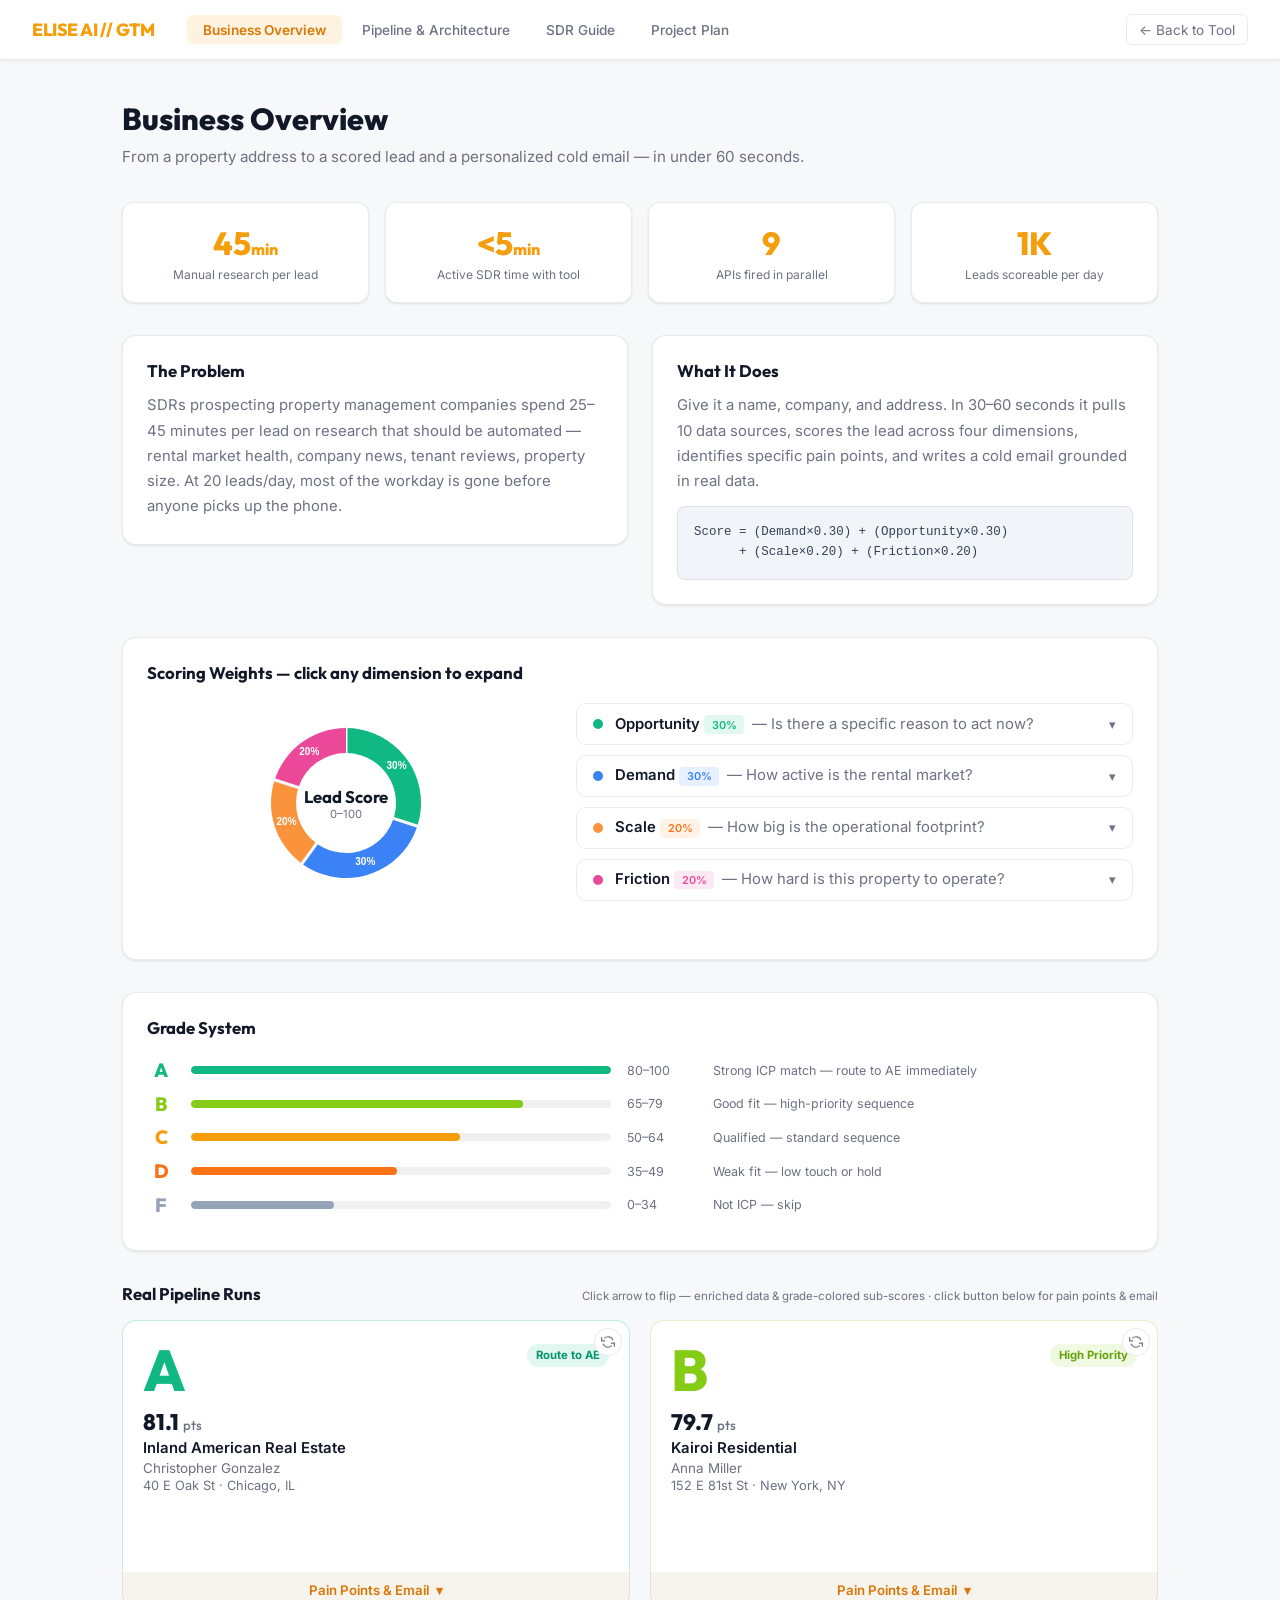
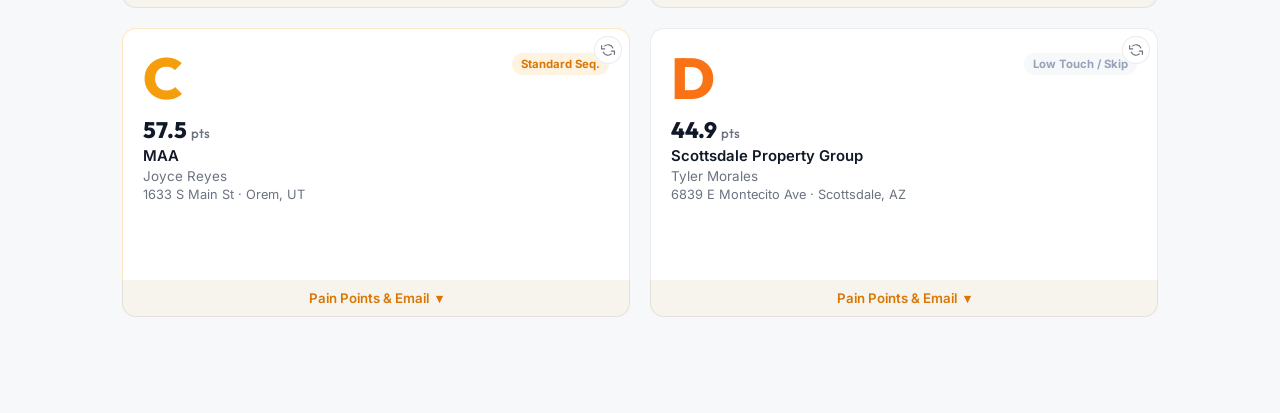
<file: frontend/docs.html>
<!DOCTYPE html>
<html lang="en">
<head>
  <meta charset="UTF-8">
  <meta name="viewport" content="width=device-width, initial-scale=1.0">
  <title>EliseAI GTM | Documentation</title>
  <link rel="preconnect" href="https://fonts.googleapis.com">
  <link rel="stylesheet" href="https://fonts.googleapis.com/css2?family=Inter:wght@300;400;600;700&family=Outfit:wght@400;600;800&display=swap">
  <style>
    :root {
      --primary: #f59e0b;
      --bg: #f7f8fa;
      --bg-card: #ffffff;
      --text-main: #111827;
      --text-muted: #6b7280;
      --border: rgba(0,0,0,0.08);
      --border-hover: rgba(245,158,11,0.35);
      --shadow: 0 1px 3px rgba(0,0,0,0.06), 0 1px 2px rgba(0,0,0,0.04);
      --shadow-md: 0 4px 12px rgba(0,0,0,0.08);
    }
    * { margin: 0; padding: 0; box-sizing: border-box; }
    body { font-family: 'Inter', sans-serif; background: var(--bg); color: var(--text-main); min-height: 100vh; }

    header {
      position: sticky; top: 0; z-index: 100;
      background: #fff; border-bottom: 1px solid var(--border);
      padding: 0 2rem; display: flex; align-items: center; gap: 2rem; height: 60px;
      box-shadow: 0 1px 4px rgba(0,0,0,0.05);
    }
    .logo {
      font-family: 'Outfit', sans-serif; font-size: 1.1rem; font-weight: 800;
      color: #f59e0b; white-space: nowrap; letter-spacing: -0.02em;
    }
    .tab-nav { display: flex; gap: 0.25rem; flex: 1; }
    .tab-btn {
      padding: 0.4rem 1rem; border: none; border-radius: 6px;
      background: transparent; color: var(--text-muted);
      font-family: 'Inter', sans-serif; font-size: 0.85rem; font-weight: 500;
      cursor: pointer; transition: all 0.2s;
    }
    .tab-btn:hover { background: rgba(245,158,11,0.08); color: var(--text-main); }
    .tab-btn.active { background: rgba(245,158,11,0.12); color: #d97706; font-weight: 600; }
    .back-btn {
      text-decoration: none; color: var(--text-muted); font-size: 0.85rem;
      padding: 0.4rem 0.75rem; border: 1px solid var(--border);
      border-radius: 6px; transition: all 0.2s; white-space: nowrap;
    }
    .back-btn:hover { color: var(--text-main); border-color: var(--primary); }

    .doc-section { display: none; padding: 2.5rem 2rem 4rem; max-width: 1100px; margin: 0 auto; }
    .doc-section.active { display: block; animation: fadeIn 0.3s ease; }
    @keyframes fadeIn { from { opacity: 0; transform: translateY(8px); } to { opacity: 1; transform: translateY(0); } }

    .card {
      background: var(--bg-card); border: 1px solid var(--border);
      border-radius: 14px; padding: 1.5rem; box-shadow: var(--shadow);
      transition: border-color 0.2s, box-shadow 0.2s;
    }
    .card:hover { border-color: rgba(245,158,11,0.2); box-shadow: var(--shadow-md); }
    .section-title { font-family: 'Outfit', sans-serif; font-size: 1.9rem; font-weight: 800; margin-bottom: 0.4rem; }
    .section-subtitle { color: var(--text-muted); font-size: 0.95rem; margin-bottom: 2rem; }
    h3 { font-family: 'Outfit', sans-serif; font-size: 1.05rem; font-weight: 700; margin-bottom: 0.75rem; }
    p { color: var(--text-muted); line-height: 1.7; font-size: 0.93rem; }

    .stat-row { display: grid; grid-template-columns: repeat(4, 1fr); gap: 1rem; margin-bottom: 2rem; }
    .stat-card {
      background: var(--bg-card); border: 1px solid var(--border); border-radius: 12px;
      padding: 1.25rem; text-align: center; box-shadow: var(--shadow); transition: all 0.2s;
    }
    .stat-card:hover { transform: translateY(-2px); box-shadow: var(--shadow-md); }
    .stat-num { font-family: 'Outfit', sans-serif; font-size: 2rem; font-weight: 800; color: #f59e0b; }
    .stat-label { color: var(--text-muted); font-size: 0.75rem; margin-top: 0.25rem; }

    .two-col { display: grid; grid-template-columns: 1fr 1fr; gap: 1.5rem; margin-bottom: 1.5rem; align-items: start; }
    .three-col { display: grid; grid-template-columns: repeat(3, 1fr); gap: 1rem; align-items: start; }

    .score-grid { display: grid; grid-template-columns: 1fr 1.4fr; gap: 2rem; align-items: start; margin-bottom: 2rem; }
    .donut-wrap { position: relative; width: 200px; height: 200px; margin: 0 auto; }
    .donut-label { position: absolute; top: 50%; left: 50%; transform: translate(-50%,-50%); text-align: center; pointer-events: none; }
    .donut-label-main { font-family: 'Outfit', sans-serif; font-size: 1.05rem; font-weight: 700; }
    .donut-label-sub { font-size: 0.7rem; color: var(--text-muted); }

    .score-legend { display: flex; flex-direction: column; gap: 0.6rem; }
    .legend-item {
      display: flex; align-items: center; gap: 0.75rem;
      padding: 0.65rem 1rem; border-radius: 10px;
      border: 1px solid var(--border); cursor: pointer; transition: all 0.2s;
    }
    .legend-item:hover { border-color: var(--border-hover); background: rgba(245,158,11,0.04); }
    .legend-dot { width: 10px; height: 10px; border-radius: 50%; flex-shrink: 0; }
    .legend-name { font-weight: 600; font-size: 0.93rem; }
    .legend-pct { margin-left: auto; font-size: 0.8rem; color: var(--text-muted); }
    .legend-detail {
      display: none; margin-top: 0.5rem; padding-top: 0.5rem;
      border-top: 1px solid var(--border); font-size: 0.83rem; color: var(--text-muted); line-height: 1.6;
    }
    .legend-item.expanded .legend-detail { display: block; }

    .grade-bar { display: flex; align-items: center; gap: 1rem; margin-bottom: 0.6rem; }
    .grade-letter { font-family: 'Outfit', sans-serif; font-size: 1.2rem; font-weight: 800; width: 28px; text-align: center; }
    .grade-track { flex: 1; height: 8px; border-radius: 4px; background: rgba(0,0,0,0.06); overflow: hidden; }
    .grade-fill { height: 100%; border-radius: 4px; transition: width 1.2s cubic-bezier(.22,1,.36,1); width: 0; }
    .grade-range { font-size: 0.78rem; color: var(--text-muted); width: 70px; }
    .grade-action { font-size: 0.78rem; color: var(--text-muted); flex: 1; }

    .pipeline-flow { display: flex; flex-direction: column; gap: 0; margin-bottom: 2rem; }
    .pipe-step {
      display: flex; align-items: flex-start; gap: 1rem;
      padding: 1rem 1.25rem; border-radius: 10px;
      border: 1px solid var(--border); background: var(--bg-card);
      cursor: pointer; transition: all 0.2s; box-shadow: var(--shadow);
    }
    .pipe-step:hover, .pipe-step.open { border-color: var(--border-hover); }
    .pipe-connector { width: 2px; height: 14px; background: linear-gradient(to bottom, #f59e0b, transparent); margin: 0 auto; opacity: 0.3; }
    .pipe-num {
      width: 30px; height: 30px; border-radius: 50%; flex-shrink: 0;
      background: #f59e0b; color: #fff;
      display: flex; align-items: center; justify-content: center; font-size: 0.78rem; font-weight: 700;
    }
    .pipe-body { flex: 1; }
    .pipe-title { font-weight: 600; font-size: 0.93rem; margin-bottom: 0.15rem; }
    .pipe-sub { font-size: 0.81rem; color: var(--text-muted); }
    .pipe-detail { display: none; margin-top: 0.65rem; padding-top: 0.65rem; border-top: 1px solid var(--border); font-size: 0.83rem; color: var(--text-muted); line-height: 1.7; }
    .pipe-step.open .pipe-detail { display: block; }
    .pipe-arrow { color: var(--text-muted); font-size: 0.7rem; transition: transform 0.2s; align-self: center; }
    .pipe-step.open .pipe-arrow { transform: rotate(180deg); }

    .api-grid { display: grid; grid-template-columns: repeat(3, 1fr); gap: 0.75rem; margin-bottom: 2rem; }
    .api-card {
      background: var(--bg-card); border: 1px solid var(--border);
      border-radius: 10px; padding: 1rem; cursor: pointer;
      transition: all 0.2s; position: relative; overflow: hidden; box-shadow: var(--shadow);
    }
    .api-card:hover { border-color: var(--border-hover); transform: translateY(-2px); box-shadow: var(--shadow-md); }
    .api-card::before {
      content: ''; position: absolute; top: 0; left: 0; right: 0; height: 2px;
      background: linear-gradient(90deg, #f59e0b, #c084fc);
      transform: scaleX(0); transform-origin: left; transition: transform 0.3s;
    }
    .api-card:hover::before { transform: scaleX(1); }
    .api-name { font-weight: 600; font-size: 0.91rem; margin-bottom: 0.3rem; }
    .api-badge { display: inline-block; font-size: 0.65rem; padding: 0.15rem 0.4rem; border-radius: 4px; margin-bottom: 0.4rem; font-weight: 600; }
    .badge-free { background: rgba(16,185,129,0.12); color: #059669; }
    .badge-paid { background: rgba(245,158,11,0.12); color: #d97706; }
    .badge-alt  { background: rgba(99,102,241,0.12); color: #6366f1; }
    .api-desc { font-size: 0.81rem; color: var(--text-muted); line-height: 1.5; }
    .api-detail { display: none; margin-top: 0.6rem; padding-top: 0.6rem; border-top: 1px solid var(--border); font-size: 0.78rem; color: var(--text-muted); line-height: 1.5; }
    .api-card.open .api-detail { display: block; }

    .batch-timeline { background: var(--bg-card); border: 1px solid var(--border); border-radius: 14px; padding: 1.5rem; margin-bottom: 2rem; box-shadow: var(--shadow); }
    .batch-row { display: flex; align-items: center; gap: 0; margin-bottom: 0.4rem; }
    .batch-label { width: 120px; font-size: 0.75rem; color: var(--text-muted); flex-shrink: 0; text-align: right; padding-right: 0.75rem; }
    .batch-track { flex: 1; height: 20px; border-radius: 4px; background: rgba(0,0,0,0.04); position: relative; overflow: hidden; }
    .batch-block { position: absolute; height: 100%; border-radius: 4px; display: flex; align-items: center; justify-content: center; font-size: 0.65rem; font-weight: 600; white-space: nowrap; transition: width 1.5s cubic-bezier(.22,1,.36,1); }
    .block-pipeline { background: linear-gradient(90deg, #f59e0b, #fbbf24); color: #fff; }
    .block-pause { background: rgba(245,158,11,0.12); color: #d97706; border: 1px solid rgba(245,158,11,0.2); }
    .batch-day-stat { text-align: center; margin-top: 1.25rem; }
    .batch-day-num { font-family: 'Outfit', sans-serif; font-size: 2.2rem; font-weight: 800; color: #f59e0b; }

    .outreach-box { background: var(--bg-card); border: 1px solid var(--border); border-radius: 14px; padding: 1.5rem; margin-bottom: 1.5rem; box-shadow: var(--shadow); }
    .hours-track { display: flex; gap: 0.25rem; margin-bottom: 0.5rem; }
    .hour-block {
      flex: 1; height: 40px; border-radius: 6px;
      background: rgba(245,158,11,0.1); border: 1px solid rgba(245,158,11,0.2);
      display: flex; flex-direction: column; align-items: center; justify-content: center;
      font-size: 0.62rem; color: #d97706; transition: all 0.2s;
    }
    .hour-block .hr-label { font-weight: 600; }
    .hour-block .hr-sends { color: var(--text-muted); font-size: 0.58rem; }
    .hour-block.off { background: rgba(0,0,0,0.03); border-color: var(--border); color: var(--text-muted); }

    .steps-grid { display: flex; flex-direction: column; gap: 0.6rem; margin-bottom: 2rem; }
    .step-card { display: flex; gap: 1rem; padding: 1rem 1.25rem; background: var(--bg-card); border: 1px solid var(--border); border-radius: 10px; cursor: pointer; transition: all 0.2s; box-shadow: var(--shadow); }
    .step-card:hover { border-color: rgba(16,185,129,0.3); box-shadow: var(--shadow-md); }
    .step-num { width: 34px; height: 34px; border-radius: 50%; flex-shrink: 0; background: #10b981; color: #fff; display: flex; align-items: center; justify-content: center; font-weight: 700; font-size: 0.82rem; }
    .step-body { flex: 1; }
    .step-title { font-weight: 600; font-size: 0.93rem; margin-bottom: 0.15rem; }
    .step-sub { font-size: 0.81rem; color: var(--text-muted); }
    .step-detail { display: none; margin-top: 0.65rem; padding-top: 0.65rem; border-top: 1px solid var(--border); font-size: 0.83rem; color: var(--text-muted); line-height: 1.7; }
    .step-card.open .step-detail { display: block; }
    .step-arrow { color: var(--text-muted); font-size: 0.7rem; align-self: center; transition: transform 0.2s; }
    .step-card.open .step-arrow { transform: rotate(180deg); }

    pre { background: #f1f5f9; border: 1px solid var(--border); border-radius: 8px; padding: 1rem; font-family: 'Courier New', monospace; font-size: 0.78rem; color: #334155; overflow-x: auto; margin-top: 0.5rem; line-height: 1.6; }
    code { font-family: 'Courier New', monospace; font-size: 0.82rem; color: #334155; }

    .tag { display: inline-block; font-size: 0.68rem; padding: 0.15rem 0.45rem; border-radius: 4px; margin-right: 0.25rem; font-weight: 600; }
    .tag-demand { background: rgba(59,130,246,0.12); color: #3b82f6; }
    .tag-opp    { background: rgba(16,185,129,0.12); color: #10b981; }
    .tag-scale  { background: rgba(251,146,60,0.12); color: #f97316; }
    .tag-fric   { background: rgba(236,72,153,0.12); color: #ec4899; }

    .trouble-table { width: 100%; border-collapse: collapse; font-size: 0.82rem; }
    .trouble-table th { text-align: left; padding: 0.6rem 1rem; color: var(--text-muted); font-weight: 600; border-bottom: 1px solid var(--border); font-size: 0.72rem; text-transform: uppercase; letter-spacing: 0.04em; }
    .trouble-table td { padding: 0.7rem 1rem; border-bottom: 1px solid rgba(0,0,0,0.04); vertical-align: top; color: var(--text-muted); }
    .trouble-table td:first-child { color: var(--text-main); font-weight: 500; }
    .trouble-table tr:hover td { background: rgba(245,158,11,0.04); }

    /* ── CASE CARDS — layered reveal ── */
    .case-grid { display: grid; grid-template-columns: 1fr 1fr; gap: 1.25rem; margin-bottom: 2rem; align-items: start; }
    .case-card { background: var(--bg-card); border-radius: 14px; overflow: hidden; border: 1px solid var(--border); box-shadow: var(--shadow); transition: all 0.2s; }
    .case-card.open { border-color: var(--border-hover); box-shadow: var(--shadow-md); }
    .case-header { display: flex; align-items: center; gap: 1rem; padding: 1rem 1.25rem; cursor: pointer; transition: background 0.2s; border-bottom: 1px solid transparent; }
    .case-card.open .case-header { border-bottom-color: var(--border); background: rgba(245,158,11,0.02); }
    .case-header:hover { background: rgba(0,0,0,0.02); }
    .case-grade { font-family: 'Outfit', sans-serif; font-size: 2rem; font-weight: 800; line-height: 1; flex-shrink: 0; }
    .case-meta { flex: 1; min-width: 0; }
    .case-score { font-family: 'Outfit', sans-serif; font-size: 0.9rem; font-weight: 700; }
    .case-company { font-size: 0.8rem; font-weight: 600; margin-top: 0.1rem; white-space: nowrap; overflow: hidden; text-overflow: ellipsis; }
    .case-location { font-size: 0.7rem; color: var(--text-muted); }
    .case-action-badge { font-size: 0.65rem; font-weight: 700; padding: 0.25rem 0.55rem; border-radius: 20px; flex-shrink: 0; line-height: 1.3; text-align: center; }
    .case-chevron { color: var(--text-muted); font-size: 0.7rem; transition: transform 0.2s; flex-shrink: 0; }
    .case-card.open .case-chevron { transform: rotate(180deg); }

    .case-layer-1 { display: none; padding: 1rem 1.25rem; }
    .case-card.open .case-layer-1 { display: block; }
    .case-layer-2 { display: none; padding: 1rem 1.25rem; border-top: 1px solid var(--border); }
    .case-card.email-open .case-layer-2 { display: block; }

    .pill-row { display: flex; flex-wrap: wrap; gap: 0.35rem; margin-bottom: 0.9rem; }
    .pill { display: flex; align-items: center; padding: 0.18rem 0.5rem; border-radius: 20px; font-size: 0.68rem; font-weight: 600; border: 1px solid transparent; }
    .pill-good  { background: rgba(16,185,129,0.1);  border-color: rgba(16,185,129,0.2);  color: #059669; }
    .pill-warn  { background: rgba(245,158,11,0.1);  border-color: rgba(245,158,11,0.2);  color: #d97706; }
    .pill-info  { background: rgba(59,130,246,0.1);  border-color: rgba(59,130,246,0.2);  color: #2563eb; }
    .pill-muted { background: rgba(0,0,0,0.04);      border-color: rgba(0,0,0,0.08);       color: var(--text-muted); }
    .pill-bad   { background: rgba(239,68,68,0.1);   border-color: rgba(239,68,68,0.2);   color: #dc2626; }

    .subscore-row { display: flex; flex-direction: column; gap: 0.3rem; margin-bottom: 0.85rem; }
    .subscore-line { display: flex; align-items: center; gap: 0.6rem; }
    .subscore-name { font-size: 0.68rem; color: var(--text-muted); width: 72px; flex-shrink: 0; }
    .subscore-track { flex: 1; height: 5px; border-radius: 3px; background: rgba(0,0,0,0.06); overflow: hidden; }
    .subscore-fill { height: 100%; border-radius: 3px; width: 0; transition: none; }
    .subscore-val { font-size: 0.68rem; font-weight: 600; width: 28px; text-align: right; flex-shrink: 0; }

    .case-summary { font-size: 0.78rem; color: var(--text-muted); line-height: 1.5; margin-bottom: 0.9rem; font-style: italic; }

    .case-email-toggle {
      width: 100%; padding: 0.5rem; background: rgba(245,158,11,0.06);
      border: 1px solid rgba(245,158,11,0.15); border-radius: 8px;
      color: #d97706; font-size: 0.75rem; font-weight: 600; cursor: pointer;
      transition: all 0.2s; display: flex; align-items: center; justify-content: center; gap: 0.4rem;
      font-family: 'Inter', sans-serif;
    }
    .case-email-toggle:hover { background: rgba(245,158,11,0.1); border-color: rgba(245,158,11,0.3); }
    .email-arrow { transition: transform 0.2s; display: inline-block; }
    .case-card.email-open .email-arrow { transform: rotate(180deg); }

    .pain-list { display: flex; flex-direction: column; gap: 0.4rem; margin-bottom: 0.9rem; }
    .pain-item { display: flex; gap: 0.4rem; align-items: flex-start; font-size: 0.75rem; line-height: 1.5; color: var(--text-muted); }
    .pain-sev { font-size: 0.58rem; font-weight: 700; padding: 0.12rem 0.35rem; border-radius: 3px; flex-shrink: 0; margin-top: 0.15rem; }
    .sev-high   { background: rgba(239,68,68,0.12); color: #dc2626; }
    .sev-medium { background: rgba(245,158,11,0.12); color: #d97706; }

    .email-preview { background: #f8fafc; border: 1px solid var(--border); border-radius: 10px; overflow: hidden; }
    .email-header-row { padding: 0.45rem 0.9rem; background: rgba(245,158,11,0.05); border-bottom: 1px solid var(--border); font-size: 0.7rem; color: var(--text-muted); }
    .email-subject { font-weight: 700; color: var(--text-main); font-size: 0.78rem; }
    .email-body { padding: 0.75rem 0.9rem; font-size: 0.73rem; color: var(--text-muted); line-height: 1.7; white-space: pre-wrap; }
    .email-arc-tag { display: inline-block; font-size: 0.6rem; font-weight: 700; padding: 0.1rem 0.35rem; border-radius: 3px; margin-left: 0.4rem; background: rgba(245,158,11,0.12); color: #d97706; }

    /* ── FLIP CARDS (Real Pipeline Runs) ── */
    .lead-item { display: flex; flex-direction: column; }
    .flip-container { height: 252px; perspective: 1000px; }
    .flip-inner {
      position: relative; width: 100%; height: 100%;
      transition: transform 0.65s cubic-bezier(0.4, 0.2, 0.2, 1);
      transform-style: preserve-3d;
    }
    .flip-container.flipped .flip-inner { transform: rotateY(180deg); }
    .flip-toggle-btn {
      position: absolute; top: 0.5rem; right: 0.5rem; z-index: 10;
      width: 28px; height: 28px; border-radius: 50%; border: 1px solid var(--border);
      background: #fff; color: var(--text-muted); cursor: pointer;
      display: flex; align-items: center; justify-content: center; font-size: 0.7rem;
      transition: all 0.2s; padding: 0;
    }
    .flip-toggle-btn:hover { border-color: var(--primary); color: var(--primary); background: rgba(245,158,11,0.05); }
    .flip-toggle-btn svg { width: 14px; height: 14px; transition: transform 0.3s; }
    .flip-container.flipped .flip-toggle-btn svg { transform: rotateY(180deg); }
    .flip-front, .flip-back {
      position: absolute; inset: 0;
      backface-visibility: hidden; -webkit-backface-visibility: hidden;
      border-radius: 14px 14px 0 0; background: var(--bg-card);
      border: 1px solid var(--border); border-bottom: none;
      padding: 1.25rem; overflow: hidden;
    }
    .flip-back { transform: rotateY(180deg); overflow-y: auto; }
    .flip-container:hover .subscore-fill {
      width: var(--target-w);
      transition: width 1.1s cubic-bezier(.22,1,.36,1) 0.38s;
    }
    .lead-expand-btn {
      width: 100%; padding: 0.6rem 1rem;
      background: rgba(245,158,11,0.05); border: 1px solid var(--border);
      border-top: none; border-radius: 0 0 14px 14px;
      color: #d97706; font-size: 0.83rem; font-weight: 600; cursor: pointer;
      transition: all 0.2s; display: flex; align-items: center; justify-content: center;
      gap: 0.4rem; font-family: 'Inter', sans-serif;
    }
    .lead-expand-btn:hover, .lead-item.drawer-open .lead-expand-btn {
      background: rgba(245,158,11,0.1); border-color: rgba(245,158,11,0.25); color: #d97706;
    }
    .expand-arrow { transition: transform 0.25s; display: inline-block; }
    .lead-item.drawer-open .expand-arrow { transform: rotate(180deg); }
    .lead-drawer {
      display: none; background: var(--bg-card);
      border: 1px solid rgba(245,158,11,0.2); border-top: none;
      border-radius: 0 0 14px 14px; padding: 1.1rem 1.25rem;
      box-shadow: 0 4px 14px rgba(245,158,11,0.07);
    }
    .lead-item.drawer-open .lead-drawer { display: block; }
    .subscore-val { font-size: 0.72rem; font-weight: 700; width: 38px; text-align: right; flex-shrink: 0; }

    /* ── PROJECT PLAN ── */
    .plan-timeline {
      display: grid; grid-template-columns: repeat(4, 1fr);
      gap: 1rem; margin-bottom: 2rem; position: relative;
    }
    .plan-timeline::before {
      content: ''; position: absolute; top: 22px; left: 12.5%; right: 12.5%;
      height: 2px; background: linear-gradient(to right, #f59e0b, #10b981, #fb923c, #ec4899);
      opacity: 0.35; z-index: 0;
    }
    .tl-phase { display: flex; flex-direction: column; align-items: center; position: relative; z-index: 1; }
    .tl-dot {
      width: 44px; height: 44px; border-radius: 50%; margin-bottom: 0.75rem;
      display: flex; align-items: center; justify-content: center;
      font-family: 'Outfit', sans-serif; font-weight: 800; font-size: 1.1rem; color: #fff;
      box-shadow: 0 4px 12px rgba(0,0,0,0.15); flex-shrink: 0;
    }
    .tl-week { font-size: 0.65rem; text-transform: uppercase; letter-spacing: 0.06em; color: var(--text-muted); margin-bottom: 0.2rem; }
    .tl-title { font-family: 'Outfit', sans-serif; font-weight: 700; font-size: 0.9rem; margin-bottom: 0.5rem; text-align: center; }
    .tl-list { list-style: none; display: flex; flex-direction: column; gap: 0.3rem; }
    .tl-list li { font-size: 0.75rem; color: var(--text-muted); text-align: center; line-height: 1.4; }
    .tl-list li::before { content: '· '; color: var(--primary); }

    .metrics-row { display: grid; grid-template-columns: repeat(3, 1fr); gap: 1.5rem; margin-bottom: 2rem; }
    .metric-card { background: var(--bg-card); border: 1px solid var(--border); border-radius: 14px; padding: 1.5rem; text-align: center; box-shadow: var(--shadow); }
    .metric-num { font-family: 'Outfit', sans-serif; font-size: 2.4rem; font-weight: 800; color: #f59e0b; line-height: 1.1; margin-bottom: 0.3rem; }
    .metric-label { font-size: 0.8rem; color: var(--text-muted); line-height: 1.5; }

    .arc-pills { display: flex; flex-wrap: wrap; gap: 0.5rem; margin-top: 0.75rem; }
    .arc-pill { padding: 0.4rem 0.85rem; border-radius: 20px; font-size: 0.78rem; font-weight: 600; border: 1px solid; }

    @media (max-width: 768px) {
      .case-grid, .two-col { grid-template-columns: 1fr; }
      .stat-row, .metrics-row { grid-template-columns: repeat(2,1fr); }
      .score-grid, .three-col, .api-grid, .plan-timeline { grid-template-columns: 1fr; }
      .hours-track { flex-wrap: wrap; }
      .hour-block { min-width: 40px; }
      .plan-timeline::before { display: none; }
    }
  </style>
</head>
<body>

<header>
  <div class="logo">ELISE AI // GTM</div>
  <nav class="tab-nav">
    <button class="tab-btn active" data-tab="overview">Business Overview</button>
    <button class="tab-btn"        data-tab="architecture">Pipeline & Architecture</button>
    <button class="tab-btn"        data-tab="guide">SDR Guide</button>
    <button class="tab-btn"        data-tab="rollout">Project Plan</button>
  </nav>
  <a href="./index.html" class="back-btn">← Back to Tool</a>
</header>


<!-- ══════════════════════════════════════
     TAB 1 — BUSINESS OVERVIEW
══════════════════════════════════════ -->
<section id="tab-overview" class="doc-section active">

  <div class="section-title">Business Overview</div>
  <p class="section-subtitle">From a property address to a scored lead and a personalized cold email — in under 60 seconds.</p>

  <div class="stat-row">
    <div class="stat-card"><div class="stat-num">45<span style="font-size:1rem">min</span></div><div class="stat-label">Manual research per lead</div></div>
    <div class="stat-card"><div class="stat-num">&lt;5<span style="font-size:1rem">min</span></div><div class="stat-label">Active SDR time with tool</div></div>
    <div class="stat-card"><div class="stat-num">9</div><div class="stat-label">APIs fired in parallel</div></div>
    <div class="stat-card"><div class="stat-num">1K</div><div class="stat-label">Leads scoreable per day</div></div>
  </div>

  <div class="two-col" style="margin-bottom:2rem;">
    <div class="card">
      <h3>The Problem</h3>
      <p>SDRs prospecting property management companies spend 25–45 minutes per lead on research that should be automated — rental market health, company news, tenant reviews, property size. At 20 leads/day, most of the workday is gone before anyone picks up the phone.</p>
    </div>
    <div class="card">
      <h3>What It Does</h3>
      <p>Give it a name, company, and address. In 30–60 seconds it pulls 10 data sources, scores the lead across four dimensions, identifies specific pain points, and writes a cold email grounded in real data.</p>
      <pre style="margin-top:0.75rem;">Score = (Demand×0.30) + (Opportunity×0.30)
      + (Scale×0.20) + (Friction×0.20)</pre>
    </div>
  </div>

  <div class="card" style="margin-bottom:2rem;">
    <h3 style="margin-bottom:1.25rem;">Scoring Weights — click any dimension to expand</h3>
    <div class="score-grid">
      <div>
        <div class="donut-wrap">
          <canvas id="donutChart" width="200" height="200"></canvas>
          <div class="donut-label">
            <div class="donut-label-main">Lead Score</div>
            <div class="donut-label-sub">0–100</div>
          </div>
        </div>
      </div>
      <div class="score-legend">
        <div class="legend-item">
          <div class="legend-dot" style="background:#10b981;"></div>
          <div>
            <div class="legend-name">Opportunity <span class="tag tag-opp">30%</span> <span style="font-weight:400;color:var(--text-muted);">— Is there a specific reason to act now?</span></div>
          </div>
          <div class="legend-pct">▾</div>
          <div class="legend-detail">Driven by news signals (acquisition/growth), Google rating pain, and Wikipedia presence. Renter %, vacancy, and walkability are excluded here — they already appear in Demand — so Opportunity only fires when there's a behavioral or reputational signal unique to the company.</div>
        </div>
        <div class="legend-item">
          <div class="legend-dot" style="background:#3b82f6;"></div>
          <div>
            <div class="legend-name">Demand <span class="tag tag-demand">30%</span> <span style="font-weight:400;color:var(--text-muted);">— How active is the rental market?</span></div>
          </div>
          <div class="legend-pct">▾</div>
          <div class="legend-detail">A tight rental market with high walkability means constant inquiry volume — exactly when automation is most valuable. Walk Score ceiling is 80, not 100, so a "Very Walkable" property maxes this component without being penalized against an unreachable ceiling.</div>
        </div>
        <div class="legend-item">
          <div class="legend-dot" style="background:#fb923c;"></div>
          <div>
            <div class="legend-name">Scale <span class="tag tag-scale">20%</span> <span style="font-weight:400;color:var(--text-muted);">— How big is the operational footprint?</span></div>
          </div>
          <div class="legend-pct">▾</div>
          <div class="legend-detail">A 400-unit apartment complex and a single-family rental are not the same opportunity. Building type scores: Apartment Complex = 1.0, Hotel = 0.80, Commercial/Industrial = 0.75, Office = 0.70, Apt/Shopping Complex = 0.65, Shopping Complex = 0.55, Retail = 0.45, Single Family = 0.20.</div>
        </div>
        <div class="legend-item">
          <div class="legend-dot" style="background:#ec4899;"></div>
          <div>
            <div class="legend-name">Friction <span class="tag tag-fric">20%</span> <span style="font-weight:400;color:var(--text-muted);">— How hard is this property to operate?</span></div>
          </div>
          <div class="legend-pct">▾</div>
          <div class="legend-detail">High friction = more maintenance calls, more tenant communication, more overhead. High friction is good for us — it means the manager needs automation. Signals: crime rate, precipitation days, snowfall, temperature range, elevation.</div>
        </div>
      </div>
    </div>
  </div>

  <div class="card" style="margin-bottom:2rem;">
    <h3 style="margin-bottom:1.25rem;">Grade System</h3>
    <div id="grade-bars"></div>
  </div>

  <div style="display:flex;align-items:baseline;justify-content:space-between;margin-bottom:1rem;">
    <h3 style="margin-bottom:0;">Real Pipeline Runs</h3>
    <span style="font-size:0.72rem;color:var(--text-muted);">Click arrow to flip — enriched data &amp; grade-colored sub-scores · click button below for pain points &amp; email</span>
  </div>
  <div class="case-grid" id="caseGrid"></div>

</section>


<!-- ══════════════════════════════════════
     TAB 2 — PIPELINE & ARCHITECTURE
══════════════════════════════════════ -->
<section id="tab-architecture" class="doc-section">

  <div class="section-title">Pipeline & Architecture</div>
  <p class="section-subtitle">How 9 API calls become a scored lead and a cold email — and how to run 1,000 of them a day without hitting rate limits.</p>

  <div class="card" style="margin-bottom:2rem;">
    <h3 style="margin-bottom:1.25rem;">Data Flow — click any step for details</h3>
    <div class="pipeline-flow" id="pipelineFlow"></div>
  </div>

  <h3 style="margin-bottom:1rem;">External APIs — 12 services, all with graceful fallbacks</h3>
  <div class="api-grid" id="apiGrid"></div>

  <div class="batch-timeline">
    <h3 style="margin-bottom:0.25rem;">Batch Throughput</h3>
    <p style="font-size:0.78rem;color:var(--text-muted);margin-bottom:1.25rem;">Each lead: 10–15s pipeline + 5–7s random pause to stay within rate limits</p>
    <div id="batchViz"></div>
    <div class="batch-day-stat">
      <div class="batch-day-num">~1,000</div>
      <div style="font-size:0.8rem;color:var(--text-muted);">leads scoreable per day in a 4-hour batch run</div>
    </div>
  </div>

  <div class="card" style="margin-top:1.5rem;margin-bottom:1.5rem;">
    <h3 style="margin-bottom:0.75rem;">Output Record</h3>
    <pre>{
  "lead_score": { "score": 83.2, "grade": "A", "available_weight": 0.92 },
  "scores": {
    "demand":      { "score": 79, "components": { "walk_score": 0.88, ... } },
    "opportunity": { "score": 88, "news_sentiment": "growth", ... },
    "scale":       { "score": 88, ... },
    "friction":    { "score": 78, ... }
  },
  "pain_points": [...],
  "outreach": { "arc": "reputation_gap", "subject": "...", "message": "..." }
}</pre>
  </div>

  <div class="card">
    <h3 style="margin-bottom:0.75rem;">5 Story Arcs</h3>
    <p style="margin-bottom:0.9rem;">Arc is selected deterministically from scores and pain points — no LLM decides this. Proposed outreach schedule and A/B tracking are in the <strong>Project Plan</strong> tab.</p>
    <div style="display:flex;flex-direction:column;gap:0.45rem;">
      <div style="padding:0.5rem 0.75rem;border-radius:8px;background:rgba(16,185,129,0.06);border:1px solid rgba(16,185,129,0.15);font-size:0.8rem;"><strong style="color:#059669;">reputation_gap</strong> — low Google rating</div>
      <div style="padding:0.5rem 0.75rem;border-radius:8px;background:rgba(236,72,153,0.06);border:1px solid rgba(236,72,153,0.15);font-size:0.8rem;"><strong style="color:#ec4899;">operational_friction</strong> — climate + crime load</div>
      <div style="padding:0.5rem 0.75rem;border-radius:8px;background:rgba(59,130,246,0.06);border:1px solid rgba(59,130,246,0.15);font-size:0.8rem;"><strong style="color:#2563eb;">growth_strain</strong> — acquisition / expansion news</div>
      <div style="padding:0.5rem 0.75rem;border-radius:8px;background:rgba(245,158,11,0.06);border:1px solid rgba(245,158,11,0.15);font-size:0.8rem;"><strong style="color:#d97706;">premium_expectations</strong> — premium market</div>
      <div style="padding:0.5rem 0.75rem;border-radius:8px;background:rgba(0,0,0,0.03);border:1px solid rgba(0,0,0,0.07);font-size:0.8rem;"><strong style="color:var(--text-muted);">lead_speed</strong> — vacancy urgency (default)</div>
    </div>
  </div>

</section>


<!-- ══════════════════════════════════════
     TAB 3 — SDR GUIDE
══════════════════════════════════════ -->
<section id="tab-guide" class="doc-section">

  <div class="section-title">SDR Guide</div>
  <p class="section-subtitle">Step-by-step setup. No Python experience needed. Click each step to expand.</p>

  <div class="steps-grid" id="setupSteps"></div>

  <div class="card" style="margin-bottom:2rem;">
    <h3 style="margin-bottom:1rem;">Input Format</h3>
    <table class="trouble-table">
      <thead><tr><th>Field</th><th>Format</th><th>Example</th><th>Common mistake</th></tr></thead>
      <tbody>
        <tr><td>Contact Name</td><td>Full name</td><td>Jordan Lee</td><td>—</td></tr>
        <tr><td>Company</td><td>Public company name</td><td>Greystar</td><td>Abbreviations that break news search</td></tr>
        <tr><td>Property Address</td><td>Street number + name only</td><td>1600 Vine St</td><td>Including Suite/Unit — breaks geocoding</td></tr>
        <tr><td>City</td><td>City name</td><td>Los Angeles</td><td>"Hollywood" instead of "Los Angeles"</td></tr>
        <tr><td>State</td><td>2-letter, uppercase</td><td>CA</td><td>Full state name — Census and FRED fail</td></tr>
      </tbody>
    </table>
  </div>

  <div class="card" style="margin-bottom:2rem;">
    <h3 style="margin-bottom:1rem;">Reading the Output</h3>
    <div class="three-col">
      <div style="padding:1rem;background:rgba(245,158,11,0.05);border-radius:10px;border:1px solid rgba(245,158,11,0.12);">
        <div style="font-weight:700;font-size:0.85rem;margin-bottom:0.4rem;color:#d97706;">Score Dashboard</div>
        <p>Five cards: Lead Score + four sub-scores. Each shows available_weight — below 0.5 means fewer than half the signals returned. Still valid; scored on what it knows.</p>
      </div>
      <div style="padding:1rem;background:rgba(16,185,129,0.05);border-radius:10px;border:1px solid rgba(16,185,129,0.12);">
        <div style="font-weight:700;font-size:0.85rem;margin-bottom:0.4rem;color:#059669;">Pain Points</div>
        <p>Specific operational problems ordered by severity. Each is backed by a real data point. Source tagged as <em>rule</em> (deterministic) or <em>llm</em> (AI-inferred).</p>
      </div>
      <div style="padding:1rem;background:rgba(59,130,246,0.05);border-radius:10px;border:1px solid rgba(59,130,246,0.12);">
        <div style="font-weight:700;font-size:0.85rem;margin-bottom:0.4rem;color:#2563eb;">Outreach Email</div>
        <p>Always read before sending. Verify numbers match the score dashboard. Update the sender name — default is Alex Chen, AE.</p>
      </div>
    </div>
  </div>

  <div class="card">
    <h3 style="margin-bottom:1rem;">Troubleshooting</h3>
    <table class="trouble-table">
      <thead><tr><th>What you see</th><th>Why</th><th>Fix</th></tr></thead>
      <tbody>
        <tr><td>Loading forever</td><td>Backend crashed or key missing</td><td>Check terminal; look for "Key required" messages</td></tr>
        <tr><td>"Connection refused"</td><td>Backend not running</td><td>Run <code>uvicorn backend.main:app --reload</code></td></tr>
        <tr><td>Score seems too low</td><td>Low available_weight — few signals returned</td><td>Re-enter address without suite/unit numbers</td></tr>
        <tr><td>Email mentions wrong numbers</td><td>Enrichment returned unexpected data</td><td>Check raw enrichment at bottom of results; re-run</td></tr>
        <tr><td>Walk Score unavailable</td><td>Geocoding failed → no lat/lon</td><td>Spell out street name; remove apartment/suite numbers</td></tr>
        <tr><td>Crime data missing</td><td>Small town has no FBI agency record</td><td>Normal — friction runs on weather only.</td></tr>
      </tbody>
    </table>
  </div>

</section>


<!-- ══════════════════════════════════════
     TAB 4 — PROJECT PLAN
══════════════════════════════════════ -->
<section id="tab-rollout" class="doc-section">

  <div class="section-title">Project Plan</div>
  <p class="section-subtitle">Seven weeks from internal testing to automated sending — each phase has a clear gate before moving forward.</p>

  <!-- Timeline -->
  <div class="card" style="margin-bottom:2rem;">
    <h3 style="margin-bottom:1.75rem;">Rollout Timeline</h3>
    <div class="plan-timeline">
      <div class="tl-phase">
        <div class="tl-dot" style="background:#f59e0b;">1</div>
        <div class="tl-week">Week 1</div>
        <div class="tl-title">Internal Test</div>
        <ul class="tl-list">
          <li>30 historical leads</li>
          <li>Audit email accuracy</li>
          <li>VP sign-off required</li>
        </ul>
      </div>
      <div class="tl-phase">
        <div class="tl-dot" style="background:#10b981;">2</div>
        <div class="tl-week">Weeks 2–4</div>
        <div class="tl-title">Pilot — 2–3 SDRs</div>
        <ul class="tl-list">
          <li>Tool writes, SDR reviews</li>
          <li>Manual send, track edits</li>
          <li>Weekly feedback loop</li>
        </ul>
      </div>
      <div class="tl-phase">
        <div class="tl-dot" style="background:#fb923c;">3</div>
        <div class="tl-week">Weeks 5–6</div>
        <div class="tl-title">Full Team</div>
        <ul class="tl-list">
          <li>Onboard all SDRs</li>
          <li>Lock in send schedule</li>
          <li>Track reply rates by arc</li>
        </ul>
      </div>
      <div class="tl-phase">
        <div class="tl-dot" style="background:#ec4899;">4</div>
        <div class="tl-week">Week 7+</div>
        <div class="tl-title">Automated Sending</div>
        <ul class="tl-list">
          <li>Wire to CRM webhook</li>
          <li>Daily 7am batch cron</li>
          <li>SDRs manage replies only</li>
        </ul>
      </div>
    </div>
    <div style="margin-top:1.5rem;padding:0.75rem 1rem;background:rgba(0,0,0,0.03);border-radius:8px;border:1px solid var(--border);font-size:0.78rem;color:var(--text-muted);line-height:1.8;">
      <strong style="color:var(--text-main);">Gates</strong> &nbsp;·&nbsp;
      Week 1 → VP sign-off on score accuracy &nbsp;·&nbsp;
      Week 4 → ≥60% emails sent unedited &nbsp;·&nbsp;
      Week 7 → ≥70% unedited + bounce rate &lt;2% for 2 consecutive weeks
    </div>
  </div>

  <!-- Success metrics -->
  <div class="metrics-row">
    <div class="metric-card">
      <div class="metric-num">&lt;5<span style="font-size:1.2rem">min</span></div>
      <div class="metric-label">SDR time per lead<br><span style="font-size:0.72rem;color:var(--text-muted);">down from 45 min of manual research</span></div>
    </div>
    <div class="metric-card">
      <div class="metric-num">70<span style="font-size:1.2rem">%</span></div>
      <div class="metric-label">Emails sent without edits<br><span style="font-size:0.72rem;color:var(--text-muted);">target by end of Week 6</span></div>
    </div>
    <div class="metric-card">
      <div class="metric-num">↑</div>
      <div class="metric-label">Reply rate beats manual baseline<br><span style="font-size:0.72rem;color:var(--text-muted);">measured at Week 8</span></div>
    </div>
  </div>

  <!-- Proposed: Outreach Schedule -->
  <div class="outreach-box">
    <h3 style="margin-bottom:0.2rem;">Proposed: Daily Outreach Schedule</h3>
    <p style="font-size:0.78rem;margin-bottom:1.25rem;">Top 60 leads by score · 9am–3pm window · 10 emails/hour · random 2–8 min spacing to avoid spam filters</p>
    <div class="hours-track" id="hoursTrack"></div>
    <div style="display:flex;gap:2rem;margin-top:0.75rem;flex-wrap:wrap;">
      <div style="font-size:0.75rem;color:var(--text-muted);">
        <span style="display:inline-block;width:10px;height:10px;border-radius:2px;background:rgba(245,158,11,0.2);margin-right:0.3rem;border:1px solid rgba(245,158,11,0.3);"></span>Active (10/hr)
      </div>
      <div style="font-size:0.75rem;color:var(--text-muted);">
        <span style="display:inline-block;width:10px;height:10px;border-radius:2px;background:rgba(0,0,0,0.04);margin-right:0.3rem;border:1px solid var(--border);"></span>Outside window
      </div>
      <div style="font-size:0.75rem;color:var(--text-muted);">Random spacing mimics human send patterns</div>
    </div>
  </div>

  <!-- Proposed: A/B Testing -->
  <div class="card" style="margin-bottom:2rem;">
    <h3 style="margin-bottom:0.75rem;">Proposed: A/B Testing by Story Arc</h3>
    <p style="margin-bottom:1rem;">Every email is tagged with its arc. After 200–300 sends, compare reply rates and feed signal back into the selection logic. Since arc selection is deterministic (no LLM), this is straightforward to track and tune.</p>
    <div class="arc-pills">
      <div class="arc-pill" style="background:rgba(16,185,129,0.08);border-color:rgba(16,185,129,0.2);color:#059669;">reputation_gap</div>
      <div class="arc-pill" style="background:rgba(236,72,153,0.08);border-color:rgba(236,72,153,0.2);color:#ec4899;">operational_friction</div>
      <div class="arc-pill" style="background:rgba(59,130,246,0.08);border-color:rgba(59,130,246,0.2);color:#2563eb;">growth_strain</div>
      <div class="arc-pill" style="background:rgba(245,158,11,0.08);border-color:rgba(245,158,11,0.2);color:#d97706;">premium_expectations</div>
      <div class="arc-pill" style="background:rgba(0,0,0,0.04);border-color:rgba(0,0,0,0.08);color:var(--text-muted);">lead_speed</div>
    </div>
  </div>

  <!-- Who Owns What -->
  <div class="card">
    <h3 style="margin-bottom:1rem;">Who Owns What</h3>
    <div style="display:grid;grid-template-columns:repeat(4,1fr);gap:0.75rem;margin-bottom:1.5rem;">
      <div style="padding:1rem;border-radius:10px;background:rgba(16,185,129,0.08);border:1px solid rgba(16,185,129,0.2);">
        <div style="font-weight:700;font-size:0.95rem;margin-bottom:0.5rem;color:#059669;">👤 SDR Manager</div>
        <ul style="font-size:0.78rem;color:var(--text-muted);line-height:1.6;margin:0;padding-left:1.2rem;">
          <li>Pilot selection</li>
          <li>Weekly check-ins</li>
          <li>Phase go/no-go</li>
          <li>Team enablement</li>
        </ul>
      </div>
      <div style="padding:1rem;border-radius:10px;background:rgba(59,130,246,0.08);border:1px solid rgba(59,130,246,0.2);">
        <div style="font-weight:700;font-size:0.95rem;margin-bottom:0.5rem;color:#2563eb;">🔧 RevOps</div>
        <ul style="font-size:0.78rem;color:var(--text-muted);line-height:1.6;margin:0;padding-left:1.2rem;">
          <li>API keys setup</li>
          <li>Budget monitoring</li>
          <li>CRM integration</li>
          <li>Tracking sheets</li>
        </ul>
      </div>
      <div style="padding:1rem;border-radius:10px;background:rgba(245,158,11,0.08);border:1px solid rgba(245,158,11,0.2);">
        <div style="font-weight:700;font-size:0.95rem;margin-bottom:0.5rem;color:#d97706;">⚙️ Engineering</div>
        <ul style="font-size:0.78rem;color:var(--text-muted);line-height:1.6;margin:0;padding-left:1.2rem;">
          <li>Fix geocoding</li>
          <li>Scoring tuning</li>
          <li>LLM iteration</li>
          <li>Debugging</li>
        </ul>
      </div>
      <div style="padding:1rem;border-radius:10px;background:rgba(236,72,153,0.08);border:1px solid rgba(236,72,153,0.2);">
        <div style="font-weight:700;font-size:0.95rem;margin-bottom:0.5rem;color:#ec4899;">🎯 Pilot SDRs (2–3)</div>
        <ul style="font-size:0.78rem;color:var(--text-muted);line-height:1.6;margin:0;padding-left:1.2rem;">
          <li>Daily tool usage</li>
          <li>Flag anomalies</li>
          <li>Weekly feedback</li>
          <li>Reply tracking</li>
        </ul>
      </div>
    </div>
    <div style="padding:0.75rem 1rem;background:rgba(0,0,0,0.03);border-radius:8px;border:1px solid var(--border);font-size:0.78rem;color:var(--text-muted);">
      <strong style="color:var(--text-main);">Key Decision Gate:</strong> Pilot success (≥60% unedited sends) → SDR Manager + Engineering approval → Phase 3 full team rollout
    </div>
  </div>

</section>


<script>
// ── TABS ──────────────────────────────────────────────────────────
document.querySelectorAll('.tab-btn').forEach(btn => {
  btn.addEventListener('click', () => {
    document.querySelectorAll('.tab-btn').forEach(b => b.classList.remove('active'));
    document.querySelectorAll('.doc-section').forEach(s => s.classList.remove('active'));
    btn.classList.add('active');
    document.getElementById('tab-' + btn.dataset.tab).classList.add('active');
    if (btn.dataset.tab === 'overview') { setTimeout(animateGrades, 100); setTimeout(drawDonut, 100); }
    if (btn.dataset.tab === 'architecture') { setTimeout(animateBatch, 200); }
  });
});

// ── DONUT CHART ───────────────────────────────────────────────────
function drawDonut() {
  const canvas = document.getElementById('donutChart');
  if (!canvas) return;
  const ctx = canvas.getContext('2d');
  const cx = 100, cy = 100, r = 75, ri = 50;
  const segments = [
    { pct: 0.30, color: '#10b981', label: '30%' },
    { pct: 0.30, color: '#3b82f6', label: '30%' },
    { pct: 0.20, color: '#fb923c', label: '20%' },
    { pct: 0.20, color: '#ec4899', label: '20%' },
  ];
  ctx.clearRect(0, 0, 200, 200);
  let start = -Math.PI / 2;
  segments.forEach(seg => {
    const end = start + seg.pct * 2 * Math.PI;
    ctx.beginPath();
    ctx.arc(cx, cy, r, start, end);
    ctx.arc(cx, cy, ri, end, start, true);
    ctx.closePath();
    ctx.fillStyle = seg.color;
    ctx.fill();
    ctx.beginPath();
    ctx.moveTo(cx, cy);
    ctx.arc(cx, cy, r + 2, start, start + 0.015);
    ctx.strokeStyle = '#f7f8fa';
    ctx.lineWidth = 3;
    ctx.stroke();
    start = end;
  });
  ctx.beginPath();
  ctx.arc(cx, cy, ri - 2, 0, 2 * Math.PI);
  ctx.fillStyle = '#ffffff';
  ctx.fill();
  let ls = -Math.PI / 2;
  segments.forEach(seg => {
    const le = ls + seg.pct * 2 * Math.PI;
    const mid = (ls + le) / 2;
    const tr = (r + ri) / 2;
    ctx.fillStyle = '#fff';
    ctx.font = 'bold 10px Inter, sans-serif';
    ctx.textAlign = 'center';
    ctx.textBaseline = 'middle';
    ctx.fillText(seg.label, cx + tr * Math.cos(mid), cy + tr * Math.sin(mid));
    ls = le;
  });
}
drawDonut();

// ── LEGEND EXPAND ─────────────────────────────────────────────────
document.querySelectorAll('.legend-item').forEach(item => {
  item.addEventListener('click', () => {
    const was = item.classList.contains('expanded');
    document.querySelectorAll('.legend-item').forEach(i => i.classList.remove('expanded'));
    if (!was) item.classList.add('expanded');
  });
});

// ── GRADE BARS ────────────────────────────────────────────────────
const grades = [
  { letter: 'A', range: '80–100', fill: '#10b981', pct: '100%', action: 'Strong ICP match — route to AE immediately' },
  { letter: 'B', range: '65–79',  fill: '#84cc16', pct: '79%',  action: 'Good fit — high-priority sequence' },
  { letter: 'C', range: '50–64',  fill: '#f59e0b', pct: '64%',  action: 'Qualified — standard sequence' },
  { letter: 'D', range: '35–49',  fill: '#f97316', pct: '49%',  action: 'Weak fit — low touch or hold' },
  { letter: 'F', range: '0–34',   fill: '#94a3b8', pct: '34%',  action: 'Not ICP — skip' },
];
const gradeBarsEl = document.getElementById('grade-bars');
grades.forEach(g => {
  gradeBarsEl.innerHTML += `
    <div class="grade-bar">
      <div class="grade-letter" style="color:${g.fill};">${g.letter}</div>
      <div class="grade-track"><div class="grade-fill" data-pct="${g.pct}" style="background:${g.fill};"></div></div>
      <div class="grade-range">${g.range}</div>
      <div class="grade-action">${g.action}</div>
    </div>`;
});
function animateGrades() {
  document.querySelectorAll('.grade-fill').forEach(el => { el.style.width = el.dataset.pct; });
}
setTimeout(animateGrades, 300);

// ── PIPELINE FLOW ─────────────────────────────────────────────────
const pipelineSteps = [
  { num: '1', title: 'Geocoding', sub: 'Address → lat/lon via 4-level fallback chain', detail: 'Tries Intellipins first. Falls back to Nominatim structured → Nominatim freeform → US Census Geocoder. If all fail, coordinate-dependent APIs (WalkScore, OSM, Open-Meteo, Intellipins parcel) are skipped — the other 5 still run.' },
  { num: '2', title: 'Phase 1 Enrichment (9 APIs parallel)', sub: 'asyncio.gather() fires all 9 calls simultaneously', detail: 'Census ACS, FRED vacancy, Wikipedia, NewsAPI, WalkScore, Intellipins parcel, OpenStreetMap/Overpass, Open-Meteo climate, FBI crime — all concurrent. Total time is bounded by the slowest API (typically OSM at 5–15 seconds).' },
  { num: '3', title: 'Building Type Classification', sub: 'Derived from OSM tags + Intellipins address_type', detail: 'Priority: OSM type → Intellipins address_type → Default: Single Family Housing (score 0.20). Full lookup: Apartment Complex = 1.0; Hotel = 0.80; Commercial/Industrial = 0.75; Office = 0.70; Apt/Shopping Complex = 0.65; Shopping Complex = 0.55; Retail = 0.45; Single Family = 0.20.' },
  { num: '4', title: 'Phase 2 Enrichment (Google Places)', sub: 'Search strategy depends on building type', detail: 'Apartment Complex → search by address (finds the complex\'s own listing). All other types → search by company name + 50km location bias. Google finishes in 1–2s, well before OSM.' },
  { num: '5', title: 'Scoring Engine', sub: '4 sub-scores run in parallel — no LLM involved', detail: 'compute_all_scores() calls Demand, Friction, Scale, and Opportunity scorers. Each uses partial-weight formula: missing signals shrink the denominator rather than penalizing the score. available_weight is logged per sub-score.' },
  { num: '6', title: 'Pain Point Inference', sub: 'Rule engine + LLM augmentation', detail: 'Step 1: ~10 deterministic if-conditions fire on score thresholds and enrichment values. Step 2: Claude Haiku (or Groq llama-3.1-8b) appends ≤2 additional nuanced insights grounded in specific data values.' },
  { num: '7', title: 'Outreach Generation', sub: 'Arc selected deterministically; email written by LLM', detail: 'Arc selection (reputation_gap, operational_friction, growth_strain, premium_expectations, lead_speed) is pure if-logic — no LLM. Claude Sonnet then writes the email from an arc-specific context block containing only the relevant data points.' },
  { num: '8', title: 'Save', sub: 'Full JSON to data/leads/{uuid}.json; summary to data/index.json', detail: 'Every run is persisted. index.json stores only {id, name, company, city, score, grade} for fast history-panel loading. Full enrichment, scores, pain points, and email are in the per-lead file.' },
];
const flowEl = document.getElementById('pipelineFlow');
pipelineSteps.forEach((s, i) => {
  if (i > 0) flowEl.innerHTML += `<div class="pipe-connector"></div>`;
  flowEl.innerHTML += `
    <div class="pipe-step">
      <div class="pipe-num">${s.num}</div>
      <div class="pipe-body">
        <div class="pipe-title">${s.title}</div>
        <div class="pipe-sub">${s.sub}</div>
        <div class="pipe-detail">${s.detail}</div>
      </div>
      <div class="pipe-arrow">▾</div>
    </div>`;
});
document.querySelectorAll('.pipe-step').forEach(el => {
  el.addEventListener('click', () => el.classList.toggle('open'));
});

// ── API CARDS ─────────────────────────────────────────────────────
const apis = [
  { name: 'US Census ACS',          badge: 'free', cls: 'badge-free', desc: 'Population, median income, renter % by city',          detail: 'Free, no enforced quota. Optional API key (500 req/day). City-level data from 5-year ACS estimates.' },
  { name: 'FRED (St. Louis Fed)',   badge: 'free', cls: 'badge-free', desc: 'State-level rental vacancy rate',                       detail: '1,000 req/day. API key required. State-level only — not city-specific.' },
  { name: 'WalkScore',              badge: 'free', cls: 'badge-free', desc: 'Walk, transit, bike scores for address',                 detail: '5,000 req/day free; $0.0025/req above. Requires lat/lon from geocoding.' },
  { name: 'Google Places',          badge: 'paid', cls: 'badge-paid', desc: 'Tenant reviews and star ratings',                       detail: '$200/month free credit (~11,700 text searches). Each lead = 2 calls. Search strategy depends on building type.' },
  { name: 'Intellipins',            badge: 'paid', cls: 'badge-paid', desc: 'Geocoding, parcel data, building type, elevation',      detail: 'No free tier. ~1 req/sec limit. Primary geocoder and parcel data source. Falls back to Nominatim on 429.' },
  { name: 'OpenStreetMap / Overpass',badge: 'free', cls: 'badge-free', desc: 'Building geometry, nearby amenity counts',             detail: 'Free public instance. Nominatim: 1 req/sec hard limit. Overpass: soft-throttled, 3–5s between heavy queries.' },
  { name: 'Open-Meteo Archive',     badge: 'free', cls: 'badge-free', desc: 'Historical climate for 2024',                          detail: '10,000 req/day. No API key. Returns full-year precipitation days, snowfall totals, temperature extremes.' },
  { name: 'FBI Crime Data',         badge: 'free', cls: 'badge-free', desc: 'City-level crime rates per 100k',                       detail: 'Free, no documented rate limit. API key required. Small towns without their own police dept may return no data.' },
  { name: 'NewsAPI',                badge: 'paid', cls: 'badge-paid', desc: 'Company news and press releases',                       detail: '100 req/day free tier. 1,000/day developer plan ($449/mo). Hard cap at 100 leads/day on free tier.' },
  { name: 'Wikipedia REST',         badge: 'free', cls: 'badge-free', desc: 'Company and city summary text',                         detail: 'Free, practically unlimited. No API key. Used for Wikipedia presence signal and LLM context.' },
  { name: 'Anthropic (Haiku+Sonnet)',badge: 'paid', cls: 'badge-paid', desc: 'Pain points (Haiku) + outreach email (Sonnet)',        detail: '~$0.003/lead for Haiku, ~$0.015/lead for Sonnet. 50 req/min on Tier 1.' },
  { name: 'Groq (free alternative)',badge: 'alt',  cls: 'badge-alt',  desc: 'Both LLM steps via open-source models',                detail: '30 req/min free tier. llama-3.1-8b for pain points, llama-3.3-70b for email. Set llm_provider=groq.' },
];
const apiGridEl = document.getElementById('apiGrid');
apis.forEach(a => {
  apiGridEl.innerHTML += `
    <div class="api-card">
      <div class="api-name">${a.name}</div>
      <span class="api-badge ${a.cls}">${a.badge}</span>
      <div class="api-desc">${a.desc}</div>
      <div class="api-detail">${a.detail}</div>
    </div>`;
});
document.querySelectorAll('.api-card').forEach(el => {
  el.addEventListener('click', () => el.classList.toggle('open'));
});

// ── BATCH VIZ ─────────────────────────────────────────────────────
function animateBatch() {
  const el = document.getElementById('batchViz');
  if (!el) return;
  const scenarios = [
    { label: 'Fast (~13s/lead)',    pipeW: 62, pauseW: 38 },
    { label: 'Typical (~18s/lead)', pipeW: 67, pauseW: 33 },
    { label: 'Slow (~25s/lead)',    pipeW: 72, pauseW: 28 },
  ];
  el.innerHTML = scenarios.map(s => `
    <div class="batch-row">
      <div class="batch-label">${s.label}</div>
      <div class="batch-track">
        <div class="batch-block block-pipeline" style="left:0;width:0;" data-w="${s.pipeW}">Pipeline</div>
        <div class="batch-block block-pause"    style="right:0;width:0;transition-delay:0.3s;" data-w="${s.pauseW}">Pause</div>
      </div>
    </div>`).join('');
  setTimeout(() => {
    el.querySelectorAll('.block-pipeline').forEach(b => { b.style.transition='width 1.4s cubic-bezier(.22,1,.36,1)'; b.style.width = b.dataset.w + '%'; });
    el.querySelectorAll('.block-pause').forEach(b => { b.style.transition='width 1.2s cubic-bezier(.22,1,.36,1) 0.3s'; b.style.width = b.dataset.w + '%'; });
  }, 100);
}
document.querySelector('[data-tab="architecture"]').addEventListener('click', () => setTimeout(animateBatch, 300));

// ── HOURS TRACK ───────────────────────────────────────────────────
const hoursEl = document.getElementById('hoursTrack');
for (let h = 8; h <= 17; h++) {
  const active = h >= 9 && h <= 14;
  const label = h < 12 ? `${h}am` : h === 12 ? '12pm' : `${h-12}pm`;
  hoursEl.innerHTML += `
    <div class="hour-block ${active ? '' : 'off'}">
      <span class="hr-label">${label}</span>
      <span class="hr-sends">${active ? '10/hr' : '—'}</span>
    </div>`;
}

// ── SETUP STEPS ───────────────────────────────────────────────────
const setupSteps = [
  { title: 'Check Python is installed', sub: 'You need Python 3.9+ on your machine', detail: 'Open Terminal (Mac) or Command Prompt (Windows): <code>python3 --version</code><br>If you see Python 3.x.x, you\'re good. If not, download from python.org/downloads.' },
  { title: 'Copy and fill in your API keys', sub: 'Rename .env.example → .env and add your keys', detail: 'You need: WalkScore, Intellipins, Google Places, NewsAPI, FRED, FBI API, Census Bureau (optional).<br>For the LLM: Anthropic (~$0.01–0.05/lead) or Groq (free). You only need one.' },
  { title: 'Install dependencies', sub: 'pip install -r requirements.txt', detail: '<code>cd GTM_Automation_Tool</code><br><code>python3 -m venv venv</code><br><code>source venv/bin/activate</code> (Mac) or <code>venv\\Scripts\\activate</code> (Windows)<br><code>pip install -r requirements.txt</code>' },
  { title: 'Start the backend server', sub: 'uvicorn backend.main:app --reload', detail: 'With your virtual environment active: <code>uvicorn backend.main:app --reload</code><br>Leave this terminal open. You should see: INFO: Uvicorn running on http://127.0.0.1:8000' },
  { title: 'Open the frontend', sub: 'Open frontend/index.html in your browser', detail: 'Double-click index.html in the frontend/ folder. No web server needed — it talks directly to the backend you just started.' },
  { title: 'Run your first lead', sub: 'Fill in the form and click "Run Full Pipeline"', detail: 'Enter: Contact Name, Company, Property Address (no suite/unit numbers), City, State (2-letter). Click "Run Full Pipeline". Wait 20–60 seconds for results.' },
];
const stepsEl = document.getElementById('setupSteps');
setupSteps.forEach((s, i) => {
  stepsEl.innerHTML += `
    <div class="step-card">
      <div class="step-num">${i+1}</div>
      <div class="step-body">
        <div class="step-title">${s.title}</div>
        <div class="step-sub">${s.sub}</div>
        <div class="step-detail">${s.detail}</div>
      </div>
      <div class="step-arrow">▾</div>
    </div>`;
});
document.querySelectorAll('.step-card').forEach(el => {
  el.addEventListener('click', () => el.classList.toggle('open'));
});

// ── REAL LEAD CASE STUDIES ────────────────────────────────────────
function subGradeColor(v) {
  return v >= 80 ? '#10b981' : v >= 65 ? '#84cc16' : v >= 50 ? '#f59e0b' : v >= 35 ? '#f97316' : '#94a3b8';
}
function subGradeLetter(v) {
  return v >= 80 ? 'A' : v >= 65 ? 'B' : v >= 50 ? 'C' : v >= 35 ? 'D' : 'F';
}

const realCases = [
  {
    grade: 'A', gradeColor: '#10b981', score: '81.1',
    company: 'Inland American Real Estate', contact: 'Christopher Gonzalez',
    location: '40 E Oak St · Chicago, IL', action: 'Route to AE',
    actionBg: 'rgba(16,185,129,0.12)', actionColor: '#059669', cardBorder: 'rgba(16,185,129,0.25)',
    pills: [
      { label: 'Walk Score 99', cls: 'pill-good' }, { label: 'Transit 92', cls: 'pill-good' },
      { label: '54.4% renters', cls: 'pill-info' }, { label: '62.7cm snow/yr', cls: 'pill-warn' },
      { label: '178 rain days', cls: 'pill-warn' }, { label: '5.7% vacancy', cls: 'pill-good' },
    ],
    subscores: [
      { name: 'Demand',      val: 89, color: '#3b82f6' }, { name: 'Friction', val: 90, color: '#ec4899' },
      { name: 'Scale',       val: 100, color: '#fb923c' }, { name: 'Opportunity', val: 22, color: '#10b981' },
    ],
    summary: "Top of ICP — massive multifamily property, relentless Chicago winters, and a renter-majority Walker's Paradise.",
    pains: [
      { sev: 'HIGH',   text: "Core ICP: 20-floor apartment complex — EliseAI's primary target" },
      { sev: 'HIGH',   text: 'Walk Score 99 drives constant inquiry — manual handling loses leases' },
      { sev: 'HIGH',   text: '62.7cm snow + 178 rain days = continuous maintenance burden' },
      { sev: 'MEDIUM', text: 'Transit 92 in 54% renter market = high churn + full leasing pipeline' },
    ],
    emailArc: 'operational_friction', emailSubject: 'Midnight Maintenance Calls',
    emailBody: `Hi Christopher,

Your team deals with around 2 feet of snow and ~178 rainy days per year, which means constant maintenance issues. This creates a reactive environment where your team is always on call.

At Inland American Real Estate, a burst pipe during a cold snap can lead to a flooded lobby and numerous resident calls — taking your team away from the actual fix. EliseAI keeps residents informed automatically so your team can focus on the fix, not the calls.

Worth a call?`,
  },
  {
    grade: 'B', gradeColor: '#84cc16', score: '79.7',
    company: 'Kairoi Residential', contact: 'Anna Miller',
    location: '152 E 81st St · New York, NY', action: 'High Priority',
    actionBg: 'rgba(132,204,22,0.12)', actionColor: '#65a30d', cardBorder: 'rgba(132,204,22,0.25)',
    pills: [
      { label: 'Walk Score 84', cls: 'pill-good' }, { label: '66.8% renters', cls: 'pill-good' },
      { label: 'Google 3.0★ / 120', cls: 'pill-bad' }, { label: '184 rain days', cls: 'pill-warn' },
      { label: '5.3% vacancy', cls: 'pill-good' },
    ],
    subscores: [
      { name: 'Demand',      val: 91, color: '#3b82f6' }, { name: 'Friction', val: 81, color: '#ec4899' },
      { name: 'Scale',       val: 65, color: '#fb923c' }, { name: 'Opportunity', val: 55, color: '#10b981' },
    ],
    summary: 'NYC density + 3-star Google reviews across 120 tenants = documented service failures to pitch directly.',
    pains: [
      { sev: 'HIGH',   text: 'Resident experience: 3.0★ / 120 reviews — "called at 2am, told to wait until morning"' },
      { sev: 'HIGH',   text: 'NYC density + Transit 83 = relentless inquiry volume' },
      { sev: 'HIGH',   text: '184 rain days/yr — highest in this dataset' },
      { sev: 'MEDIUM', text: 'Transit 83 in 67%-renter city = constant churn + full leasing pipeline' },
    ],
    emailArc: 'reputation_gap', emailSubject: 'Your Google Rating',
    emailBody: `Hi Anna,

Your Google rating is 3 out of 5, which signals to a prospective renter that your team may have slow maintenance response before they ever call.

At Kairoi Residential, a maintenance request like the one from a resident who called at 2:00am can go unacknowledged for days, leading to a frustrated review. EliseAI provides instant ticket acknowledgment and 24/7 automated tenant updates.

Worth a call?`,
  },
  {
    grade: 'C', gradeColor: '#f59e0b', score: '57.5',
    company: 'MAA', contact: 'Joyce Reyes',
    location: '1633 S Main St · Orem, UT', action: 'Standard Seq.',
    actionBg: 'rgba(245,158,11,0.12)', actionColor: '#d97706', cardBorder: 'rgba(245,158,11,0.25)',
    pills: [
      { label: 'Walk Score 45', cls: 'pill-bad' }, { label: '39.5% renters', cls: 'pill-muted' },
      { label: '251cm snow/yr', cls: 'pill-warn' }, { label: '149 rain days', cls: 'pill-warn' },
      { label: 'Pop. 96,734', cls: 'pill-muted' },
    ],
    subscores: [
      { name: 'Demand',      val: 59, color: '#3b82f6' }, { name: 'Friction', val: 73, color: '#ec4899' },
      { name: 'Scale',       val: 35, color: '#fb923c' }, { name: 'Opportunity', val: 0, color: '#94a3b8' },
    ],
    summary: "Small city + wrong building type caps the ceiling. 8 feet of snow is real friction but there's no market depth to sell into.",
    pains: [
      { sev: 'HIGH',   text: '251cm snow (8+ feet) + 149 rain days — strongest signal in this lead' },
      { sev: 'MEDIUM', text: 'Wide temp swings add maintenance burden year-round' },
      { sev: 'MEDIUM', text: 'Transit 43 limits tenant pool and signals lower-demand rental environment' },
    ],
    emailArc: 'operational_friction', emailSubject: 'Rainy Days and Repair Calls',
    emailBody: `Hi Joyce,

Your team deals with around 149 rainy days and 8 feet of snow each year, which keeps your maintenance crew on their toes. They're always reacting to something — a leaky roof or a frozen pipe.

At MAA, a burst pipe during a cold snap can turn into a flooded lobby and a barrage of resident calls. EliseAI keeps residents informed automatically so the team can focus on the fix, not the calls.

Worth a call?`,
  },
  {
    grade: 'D', gradeColor: '#f97316', score: '44.9',
    company: 'Scottsdale Property Group', contact: 'Tyler Morales',
    location: '6839 E Montecito Ave · Scottsdale, AZ', action: 'Low Touch / Skip',
    actionBg: 'rgba(148,163,184,0.08)', actionColor: '#94a3b8', cardBorder: 'rgba(148,163,184,0.2)',
    pills: [
      { label: 'Walk Score 69', cls: 'pill-muted' }, { label: '33.4% renters', cls: 'pill-bad' },
      { label: 'SFH building', cls: 'pill-bad' }, { label: 'Google 4.8★ / 100', cls: 'pill-good' },
      { label: '0.3cm snow/yr', cls: 'pill-muted' },
    ],
    subscores: [
      { name: 'Demand',      val: 69, color: '#3b82f6' }, { name: 'Friction', val: 39, color: '#ec4899' },
      { name: 'Scale',       val: 35, color: '#fb923c' }, { name: 'Opportunity', val: 0, color: '#94a3b8' },
    ],
    summary: 'Owner-majority market, SFH building type (score 0.20), 4.8★ rating = no clear pain to sell into.',
    pains: [
      { sev: 'MEDIUM', text: 'Owner-majority market (33% renters) — thin leasing pipeline' },
      { sev: 'MEDIUM', text: 'Single Family Housing — outside core ICP' },
    ],
    emailArc: 'lead_speed', emailSubject: 'Keeping Up With Inquiries',
    emailBody: `Hi Tyler,

Even in a low-vacancy market like Scottsdale, managing inquiries across a portfolio takes time. EliseAI can automate the initial response so no lead sits unanswered while you're handling something else.

Worth a quick call?`,
  },
];

const caseGridEl = document.getElementById('caseGrid');
realCases.forEach((c) => {
  const pillsHTML = c.pills.map(p => `<span class="pill ${p.cls}">${p.label}</span>`).join('');
  const subscoresHTML = c.subscores.map(s => {
    const gc = subGradeColor(s.val);
    const gl = subGradeLetter(s.val);
    return `
      <div class="subscore-line">
        <div class="subscore-name">${s.name}</div>
        <div class="subscore-track"><div class="subscore-fill" style="--target-w:${s.val}%;background:${gc};"></div></div>
        <div class="subscore-val" style="color:${gc};">${s.val}<span style="font-size:0.62rem;font-weight:800;margin-left:2px;">${gl}</span></div>
      </div>`;
  }).join('');
  const painsHTML = c.pains.map(p => `
    <div class="pain-item">
      <span class="pain-sev ${p.sev === 'HIGH' ? 'sev-high' : 'sev-medium'}">${p.sev}</span>
      ${p.text}
    </div>`).join('');

  const item = document.createElement('div');
  item.className = 'lead-item';
  item.innerHTML = `
    <div class="flip-container">
      <button class="flip-toggle-btn" title="Flip card">
        <svg viewBox="0 0 24 24" fill="none" stroke="currentColor" stroke-width="2">
          <path d="M1 4v6h6M23 20v-6h-6"></path>
          <path d="M20.49 9A9 9 0 0 0 5.64 5.64M3.51 15A9 9 0 0 0 18.36 18.36"></path>
        </svg>
      </button>
      <div class="flip-inner">
        <div class="flip-front" style="border-color:${c.cardBorder};">
          <div style="display:flex;align-items:flex-start;justify-content:space-between;margin-bottom:0.55rem;">
            <div style="font-family:'Outfit',sans-serif;font-size:3.6rem;font-weight:800;color:${c.gradeColor};line-height:1;">${c.grade}</div>
            <div class="case-action-badge" style="background:${c.actionBg};color:${c.actionColor};font-size:0.71rem;margin-top:0.2rem;">${c.action}</div>
          </div>
          <div style="font-family:'Outfit',sans-serif;font-size:1.4rem;font-weight:800;color:var(--text-main);margin-bottom:0.2rem;">${c.score} <span style="font-size:0.83rem;font-weight:500;color:var(--text-muted);">pts</span></div>
          <div style="font-size:0.93rem;font-weight:600;color:var(--text-main);margin-bottom:0.2rem;white-space:nowrap;overflow:hidden;text-overflow:ellipsis;">${c.company}</div>
          <div style="font-size:0.84rem;color:var(--text-muted);margin-bottom:0.15rem;">${c.contact}</div>
          <div style="font-size:0.8rem;color:var(--text-muted);">${c.location}</div>
        </div>
        <div class="flip-back" style="border-color:${c.cardBorder};">
          <div style="font-size:0.7rem;font-weight:700;text-transform:uppercase;letter-spacing:0.06em;color:var(--text-muted);margin-bottom:0.45rem;">Enriched Signals</div>
          <div class="pill-row" style="margin-bottom:0.7rem;">${pillsHTML}</div>
          <div style="font-size:0.7rem;font-weight:700;text-transform:uppercase;letter-spacing:0.06em;color:var(--text-muted);margin-bottom:0.35rem;">Sub-Scores</div>
          <div class="subscore-row" style="margin-bottom:0;">${subscoresHTML}</div>
        </div>
      </div>
    </div>
    <button class="lead-expand-btn">Pain Points &amp; Email <span class="expand-arrow">▾</span></button>
    <div class="lead-drawer">
      <div style="font-size:0.73rem;font-weight:700;color:var(--text-muted);text-transform:uppercase;letter-spacing:0.05em;margin-bottom:0.55rem;">Pain Points</div>
      <div class="pain-list">${painsHTML}</div>
      <div class="email-preview">
        <div class="email-header-row">Arc: <strong>${c.emailArc}</strong><span class="email-arc-tag">${c.emailArc}</span> &nbsp;·&nbsp; To: ${c.contact}</div>
        <div class="email-header-row"><span class="email-subject">Subject: ${c.emailSubject}</span></div>
        <div class="email-body">${c.emailBody}</div>
      </div>
    </div>`;

  caseGridEl.appendChild(item);
  item.querySelector('.flip-toggle-btn').addEventListener('click', (e) => {
    e.stopPropagation();
    item.querySelector('.flip-container').classList.toggle('flipped');
  });
  item.querySelector('.lead-expand-btn').addEventListener('click', () => {
    item.classList.toggle('drawer-open');
  });
});
</script>
</body>
</html>
</file>
